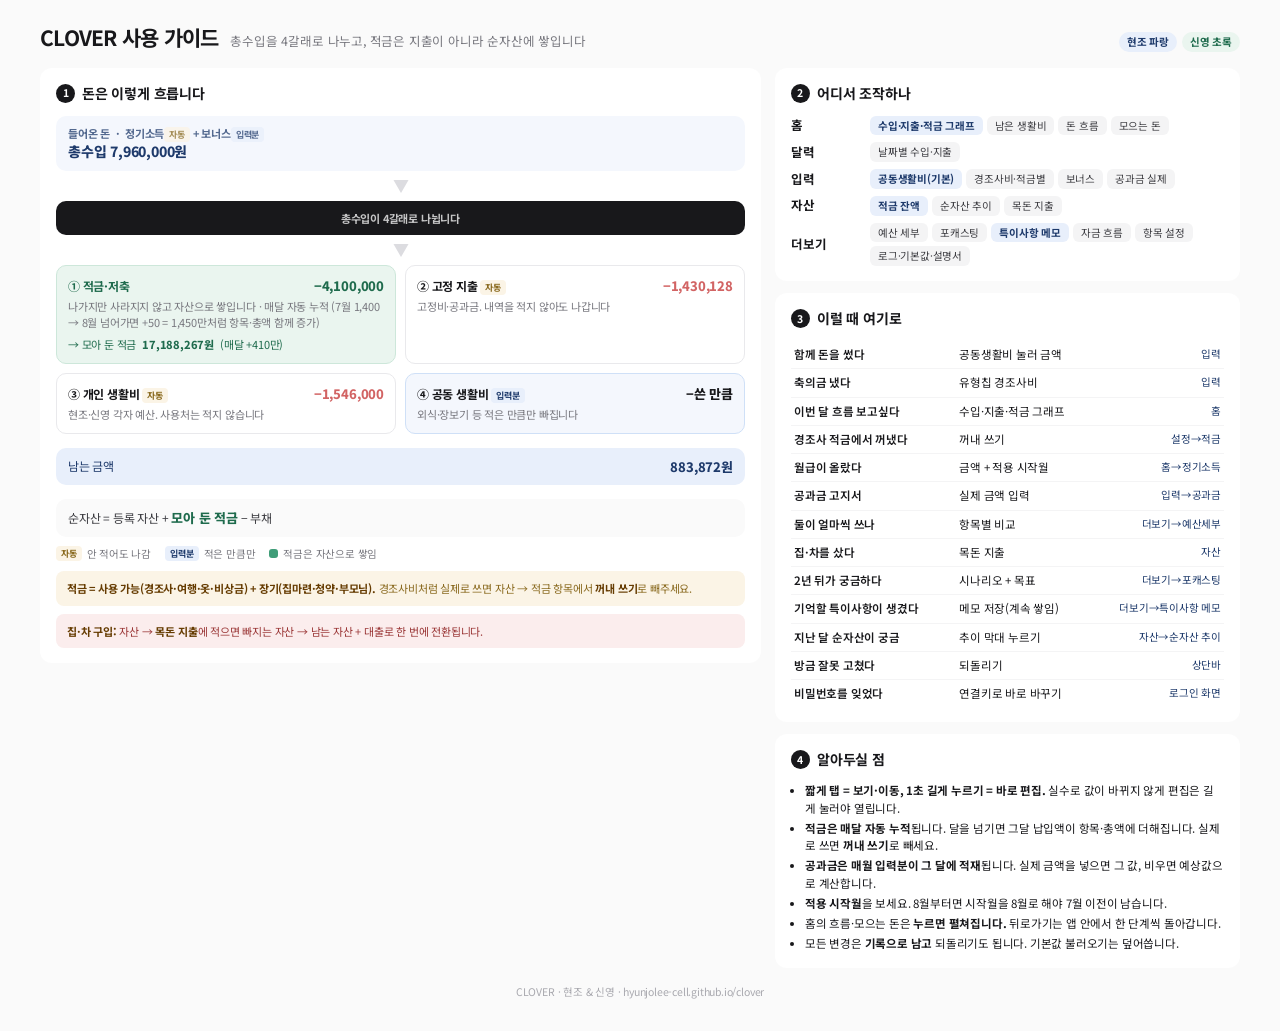
<file: guide.html>
<!doctype html>
<html lang="ko">
<head>
<meta charset="UTF-8">
<meta name="viewport" content="width=device-width, initial-scale=1">
<meta name="color-scheme" content="light">
<meta name="theme-color" content="#3B6FE0">
<meta name="robots" content="noindex,nofollow">
<link rel="icon" href="./icon.svg" type="image/svg+xml">
<link rel="preconnect" href="https://fonts.gstatic.com" crossorigin>
<link rel="stylesheet" href="https://fonts.googleapis.com/css2?family=Noto+Sans+KR:wght@400;600;700&display=swap">
<title>CLOVER 사용 가이드</title>
</head>
<body>
<style>
  :root {
    color-scheme: light only;
    --blue:#3B6FE0; --blue-d:#1E3A6B; --sky:#E8EFFB; --sky-l:#F4F7FD;
    --green:#3F9D78; --green-bg:#EAF5EF; --green-t:#1F6B4D;
    --warn-bg:#FBF4E6; --warn-t:#8A6A1F;
    --red:#D26464; --red-bg:#FBEDED; --red-t:#9B3838;
    --g50:#FAFAFA; --g100:#F4F4F5; --g200:#E9E9EC; --g300:#DCDCE0;
    --g400:#A8A8AE; --g500:#78787F; --g700:#3D3D42; --g900:#18181B;
  }
  @media (prefers-color-scheme: dark){:root{color-scheme:light only}}
  :root[data-theme="dark"],:root[data-theme="light"]{color-scheme:light only}
  *{box-sizing:border-box}
  body{
    margin:0; padding:22px 18px 32px; background:var(--g50); color:var(--g900);
    font-family:'Noto Sans KR',-apple-system,'Malgun Gothic',sans-serif;
    font-size:13px; line-height:1.5; letter-spacing:-.015em;
    -webkit-font-smoothing:antialiased;
  }
  .wrap{max-width:1200px; margin:0 auto}
  header{display:flex; align-items:baseline; gap:12px; flex-wrap:wrap; margin-bottom:14px}
  h1{margin:0; font-size:21px; letter-spacing:-.035em}
  .tagline{color:var(--g500); font-size:12.5px}
  .who{display:flex; gap:5px; margin-left:auto}
  .chip{font-size:10.5px; font-weight:700; padding:2px 8px; border-radius:999px}
  .chip.hj{background:var(--sky); color:var(--blue-d)}
  .chip.sy{background:var(--green-bg); color:var(--green-t)}

  .grid{display:grid; grid-template-columns:1.55fr 1fr; gap:14px; align-items:start}
  section{background:#fff; border-radius:12px; padding:15px 16px; margin-bottom:12px}
  h2{margin:0 0 12px; font-size:14px; display:flex; align-items:center; gap:7px}
  h2 .n{display:grid; place-items:center; width:19px; height:19px; background:var(--g900);
    color:#fff; border-radius:999px; font-size:10.5px; font-weight:700}

  /* ===== 돈 흐름 다이어그램 (중앙 허브형) ===== */
  .flow{display:grid; gap:10px}
  .box{border-radius:10px; padding:9px 12px; font-weight:600}
  .box .lbl{font-size:11px; font-weight:700; opacity:.75; display:block}
  .box .amt{font-size:14px; font-weight:800; font-variant-numeric:tabular-nums}
  .box.in{background:var(--sky-l); color:var(--blue-d)}
  .box.hub{background:var(--g900); color:#fff; text-align:center}
  .box.hub .amt{font-size:17px}

  .arrow-down{justify-self:center; color:var(--g300); font-size:16px; line-height:.6}
  .split{display:grid; grid-template-columns:1fr 1fr; gap:9px}
  .branch{border:1px solid var(--g200); border-radius:10px; padding:10px 11px; position:relative}
  .branch .head{display:flex; justify-content:space-between; align-items:baseline; gap:6px; margin-bottom:4px}
  .branch .bt{font-size:12px; font-weight:700}
  .branch .bv{font-size:13px; font-weight:800; font-variant-numeric:tabular-nums}
  .branch small{color:var(--g500); font-size:11px; display:block; line-height:1.4}
  .branch.keep{background:var(--green-bg); border-color:#CDE7DA}
  .branch.keep .bt,.branch.keep .bv{color:var(--green-t)}
  .branch.auto .bv{color:var(--red)}
  .branch.man{background:var(--sky-l); border-color:#CFE0F7}
  .branch.left{background:var(--g50)}
  .tag{font-size:9px; font-weight:700; padding:1px 5px; border-radius:4px; vertical-align:middle}
  .tag.a{background:var(--warn-bg); color:var(--warn-t)}
  .tag.m{background:var(--sky); color:var(--blue-d)}

  .keepflow{display:flex; align-items:center; gap:6px; margin-top:6px; font-size:11px; color:var(--green-t)}
  .keepflow b{font-weight:800; font-variant-numeric:tabular-nums}
  .net{margin-top:4px; background:var(--sky); border-radius:10px; padding:9px 12px;
    display:flex; justify-content:space-between; align-items:center; font-size:12px; color:var(--blue-d)}
  .net b{font-size:13px; font-weight:800}

  .legend{display:flex; gap:14px; flex-wrap:wrap; margin-top:9px; font-size:10.5px; color:var(--g500)}
  .legend span{display:flex; align-items:center; gap:5px}

  /* ===== 화면 뎁스 지도 ===== */
  .map{display:grid; gap:7px}
  .mrow{display:grid; grid-template-columns:70px 1fr; gap:9px; align-items:center}
  .mrow>b{font-size:12.5px}
  .mkids{display:flex; flex-wrap:wrap; gap:4px}
  .mk{font-size:10.5px; background:var(--g100); color:var(--g700); padding:2px 8px; border-radius:6px}
  .mk.hot{background:var(--sky); color:var(--blue-d); font-weight:700}

  /* ===== 상황 표 ===== */
  table{width:100%; border-collapse:collapse; font-size:11.5px}
  td{padding:5px 3px; border-bottom:1px solid var(--g100); vertical-align:top}
  tr:last-child td{border-bottom:none}
  td:first-child{font-weight:600; white-space:nowrap; padding-right:8px}
  td:last-child{text-align:right; color:var(--blue-d); font-size:10.5px; white-space:nowrap}

  .tips{margin:0; padding-left:14px; display:grid; gap:3px; font-size:11.5px}
  .tips b{color:var(--g900)}
  .warn{background:var(--warn-bg); color:var(--warn-t); border-radius:8px; padding:9px 11px; font-size:11px; margin-top:8px}
  .warn.d{background:var(--red-bg); color:var(--red-t)}
  .warn b{color:#663C02}
  footer{color:var(--g400); font-size:10.5px; text-align:center; margin-top:4px}

  @media (max-width:820px){ .grid{grid-template-columns:1fr} }
  @media print{ body{background:#fff; padding:0; font-size:10.5px}
    section{border:1px solid var(--g200); break-inside:avoid; margin-bottom:7px} }
</style>

<div class="wrap">
  <header>
    <h1>CLOVER 사용 가이드</h1>
    <span class="tagline">총수입을 4갈래로 나누고, 적금은 지출이 아니라 순자산에 쌓입니다</span>
    <span class="who"><span class="chip hj">현조 파랑</span><span class="chip sy">신영 초록</span></span>
  </header>

  <div class="grid">
    <!-- 왼쪽: 돈 흐름 다이어그램 -->
    <section>
      <h2><span class="n">1</span>돈은 이렇게 흐릅니다</h2>
      <div class="flow">
        <div class="box in">
          <span class="lbl">들어온 돈 &nbsp;·&nbsp; 정기소득<span class="tag a">자동</span> + 보너스<span class="tag m">입력분</span></span>
          <span class="amt">총수입 7,960,000원</span>
        </div>
        <div class="arrow-down">▼</div>
        <div class="box hub"><span class="lbl">총수입이 4갈래로 나뉩니다</span></div>
        <div class="arrow-down">▼</div>

        <div class="split">
          <div class="branch keep">
            <div class="head"><span class="bt">① 적금·저축</span><span class="bv">−4,100,000</span></div>
            <small>나가지만 사라지지 않고 자산으로 쌓입니다 · 매달 자동 누적
              (7월 1,400 → 8월 넘어가면 +50 = 1,450만처럼 항목·총액 함께 증가)</small>
            <div class="keepflow">→ 모아 둔 적금 <b>17,188,267원</b> (매달 +410만)</div>
          </div>
          <div class="branch auto">
            <div class="head"><span class="bt">② 고정 지출 <span class="tag a">자동</span></span><span class="bv">−1,430,128</span></div>
            <small>고정비·공과금. 내역을 적지 않아도 나갑니다</small>
          </div>
          <div class="branch auto">
            <div class="head"><span class="bt">③ 개인 생활비 <span class="tag a">자동</span></span><span class="bv">−1,546,000</span></div>
            <small>현조·신영 각자 예산. 사용처는 적지 않습니다</small>
          </div>
          <div class="branch man">
            <div class="head"><span class="bt">④ 공동 생활비 <span class="tag m">입력분</span></span><span class="bv">−쓴 만큼</span></div>
            <small>외식·장보기 등 적은 만큼만 빠집니다</small>
          </div>
        </div>

        <div class="net"><span>남는 금액</span><b>883,872원</b></div>
        <div class="net" style="background:var(--g50);color:var(--g700)">
          <span>순자산 = 등록 자산 + <b style="color:var(--green-t)">모아 둔 적금</b> − 부채</span></div>
      </div>
      <div class="legend">
        <span><span class="tag a">자동</span>안 적어도 나감</span>
        <span><span class="tag m">입력분</span>적은 만큼만</span>
        <span><span style="width:9px;height:9px;background:var(--green);border-radius:3px;display:inline-block"></span>적금은 자산으로 쌓임</span>
      </div>
      <div class="warn" style="margin-top:10px">
        <b>적금 = 사용 가능(경조사·여행·옷·비상금) + 장기(집마련·청약·부모님).</b>
        경조사비처럼 실제로 쓰면 자산 → 적금 항목에서 <b>꺼내 쓰기</b>로 빼주세요.
      </div>
      <div class="warn d">
        <b>집·차 구입:</b> 자산 → <b>목돈 지출</b>에 적으면 빠지는 자산 → 남는 자산 + 대출로 한 번에 전환됩니다.
      </div>
    </section>

    <!-- 오른쪽: 화면 지도 + 상황 -->
    <div>
      <section>
        <h2><span class="n">2</span>어디서 조작하나</h2>
        <div class="map">
          <div class="mrow"><b>홈</b><div class="mkids"><span class="mk hot">수입·지출·적금 그래프</span><span class="mk">남은 생활비</span><span class="mk">돈 흐름</span><span class="mk">모으는 돈</span></div></div>
          <div class="mrow"><b>달력</b><div class="mkids"><span class="mk">날짜별 수입·지출</span></div></div>
          <div class="mrow"><b>입력</b><div class="mkids"><span class="mk hot">공동생활비(기본)</span><span class="mk">경조사비·적금별</span><span class="mk">보너스</span><span class="mk">공과금 실제</span></div></div>
          <div class="mrow"><b>자산</b><div class="mkids"><span class="mk hot">적금 잔액</span><span class="mk">순자산 추이</span><span class="mk">목돈 지출</span></div></div>
          <div class="mrow"><b>더보기</b><div class="mkids"><span class="mk">예산 세부</span><span class="mk">포캐스팅</span><span class="mk hot">특이사항 메모</span><span class="mk">자금 흐름</span><span class="mk">항목 설정</span><span class="mk">로그·기본값·설명서</span></div></div>
        </div>
      </section>

      <section>
        <h2><span class="n">3</span>이럴 때 여기로</h2>
        <table>
          <tr><td>함께 돈을 썼다</td><td>공동생활비 눌러 금액</td><td>입력</td></tr>
          <tr><td>축의금 냈다</td><td>유형칩 경조사비</td><td>입력</td></tr>
          <tr><td>이번 달 흐름 보고싶다</td><td>수입·지출·적금 그래프</td><td>홈</td></tr>
          <tr><td>경조사 적금에서 꺼냈다</td><td>꺼내 쓰기</td><td>설정→적금</td></tr>
          <tr><td>월급이 올랐다</td><td>금액 + 적용 시작월</td><td>홈→정기소득</td></tr>
          <tr><td>공과금 고지서</td><td>실제 금액 입력</td><td>입력→공과금</td></tr>
          <tr><td>둘이 얼마씩 쓰나</td><td>항목별 비교</td><td>더보기→예산세부</td></tr>
          <tr><td>집·차를 샀다</td><td>목돈 지출</td><td>자산</td></tr>
          <tr><td>2년 뒤가 궁금하다</td><td>시나리오 + 목표</td><td>더보기→포캐스팅</td></tr>
          <tr><td>기억할 특이사항이 생겼다</td><td>메모 저장(계속 쌓임)</td><td>더보기→특이사항 메모</td></tr>
          <tr><td>지난 달 순자산이 궁금</td><td>추이 막대 누르기</td><td>자산→순자산 추이</td></tr>
          <tr><td>방금 잘못 고쳤다</td><td>되돌리기</td><td>상단바</td></tr>
          <tr><td>비밀번호를 잊었다</td><td>연결키로 바로 바꾸기</td><td>로그인 화면</td></tr>
        </table>
      </section>

      <section>
        <h2><span class="n">4</span>알아두실 점</h2>
        <ul class="tips">
          <li><b>짧게 탭 = 보기·이동, 1초 길게 누르기 = 바로 편집.</b> 실수로 값이 바뀌지 않게 편집은 길게 눌러야 열립니다.</li>
          <li><b>적금은 매달 자동 누적</b>됩니다. 달을 넘기면 그달 납입액이 항목·총액에 더해집니다. 실제로 쓰면 <b>꺼내 쓰기</b>로 빼세요.</li>
          <li><b>공과금은 매월 입력분이 그 달에 적재</b>됩니다. 실제 금액을 넣으면 그 값, 비우면 예상값으로 계산합니다.</li>
          <li><b>적용 시작월</b>을 보세요. 8월부터면 시작월을 8월로 해야 7월 이전이 남습니다.</li>
          <li>홈의 흐름·모으는 돈은 <b>누르면 펼쳐집니다.</b> 뒤로가기는 앱 안에서 한 단계씩 돌아갑니다.</li>
          <li>모든 변경은 <b>기록으로 남고</b> 되돌리기도 됩니다. 기본값 불러오기는 덮어씁니다.</li>
        </ul>
      </section>
    </div>
  </div>

  <footer>CLOVER · 현조 &amp; 신영 · hyunjolee-cell.github.io/clover</footer>
</div>

</body>
</html>
</file>
